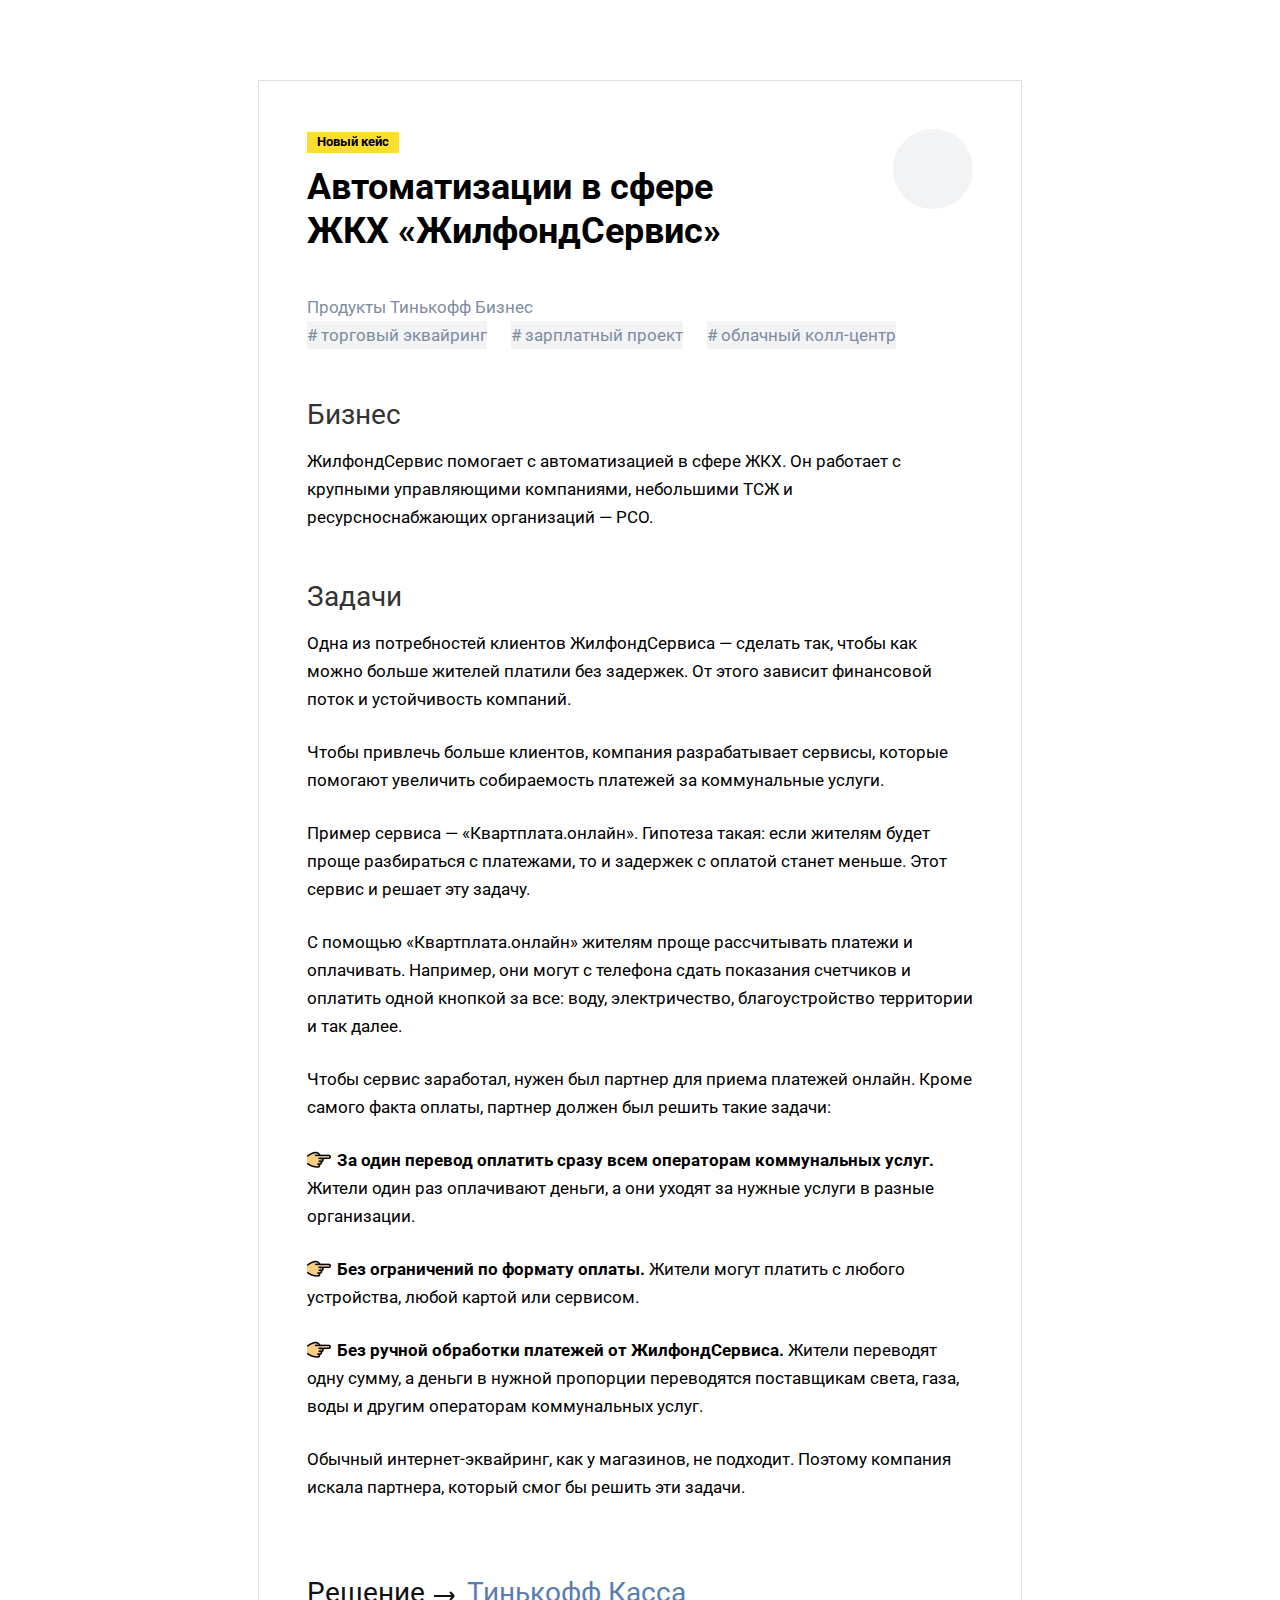
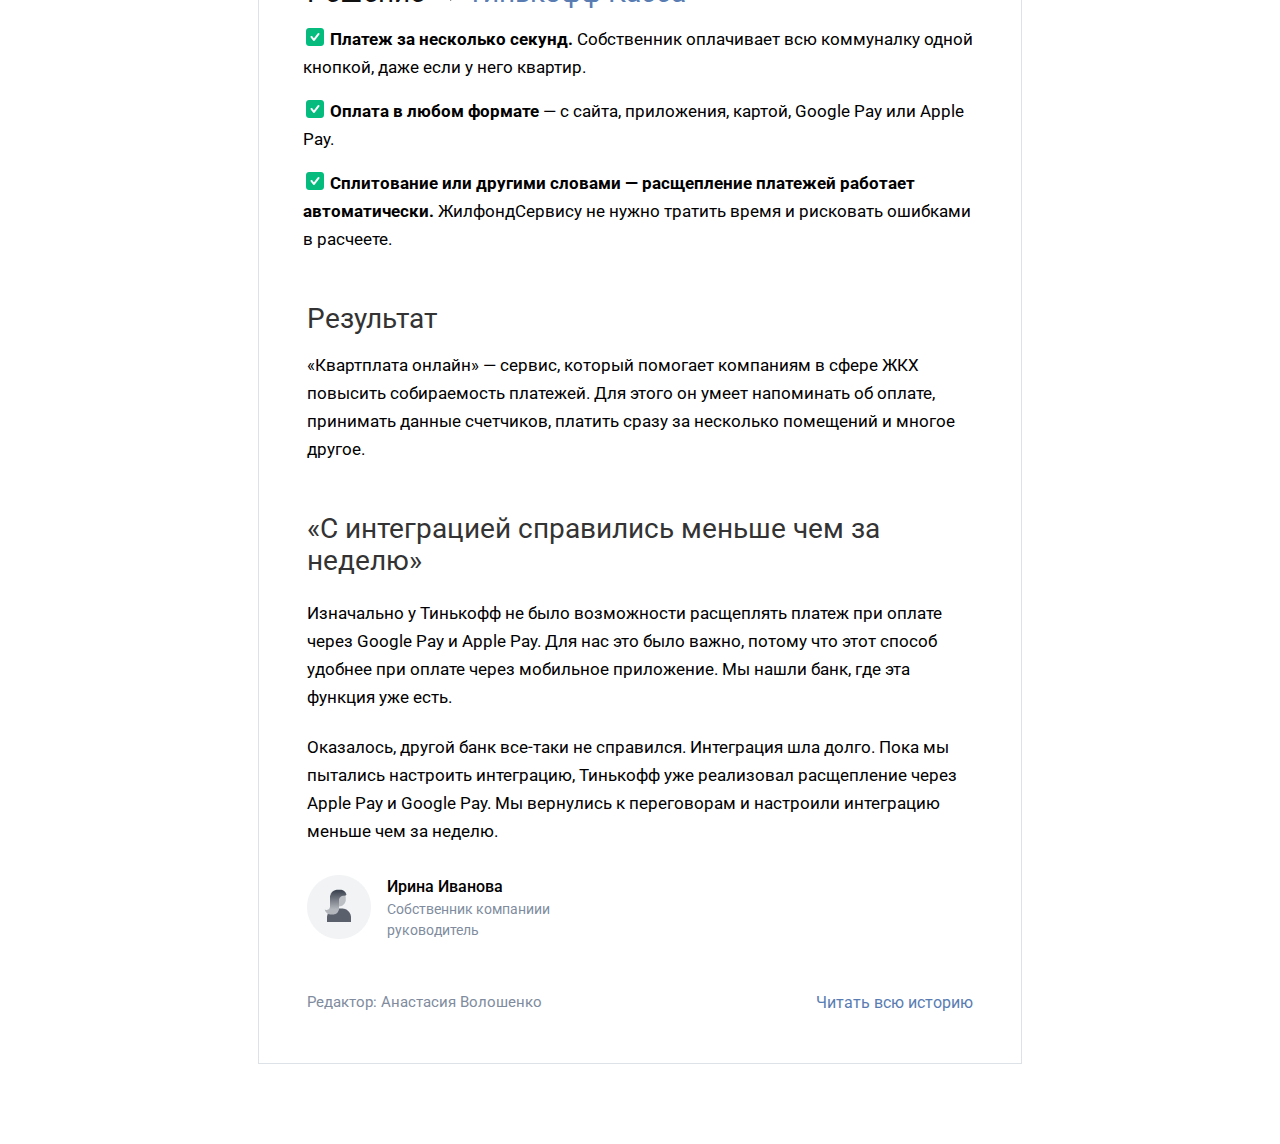
<file: index.html>
<!DOCTYPE html>
<html lang="en">
<head>
	<meta charset="UTF-8">
	<meta http-equiv="X-UA-Compatible" content="IE=edge">
	<meta name="viewport" content="width=device-width, initial-scale=1.0">
	<link rel="stylesheet" href="css/style.min.css?_v=20230522185514">
	<title>Главная</title>
</head>

<body>
	<div class='container'>

		<div class='container-inner'>

			<head class='head'>
				<div class='head__top'>
					<div class='head__info'>
						<span class='head__shield'>Новый кейс</span>
						<h1 class='head__title'>Автоматизации в сфере ЖКХ «ЖилфондСервис»</h1>
					</div>
					<img class='head__top-img' src='./img/ava-top.png'></img>
				</div>
				<div class='head__tags'>
					<div>
						<p class='head__subtitle'>Продукты Тинькофф Бизнес</p>
					</div>
					<div class='tags'>
						<span class="head__tag"># торговый эквайринг</span>
						<span class="head__tag"># зарплатный проект</span>
						<span class="head__tag"># облачный колл-центр</span>
					</div>
				</div>
			</head>

			<section class="business">
				<h2 class="business__title title">Бизнес</h2>
				<p class="business_info info-paragraph">
					ЖилфондСервис помогает с автоматизацией в сфере ЖКХ. Он работает с крупными управляющими компаниями,
					небольшими
					ТСЖ и ресурсноснабжающих организаций — РСО.
				</p>
			</section>

			<section class="tasks">
				<h2 class="tasks__title title">Задачи</h2>
				<p class="tasks__info info-paragraph">
					Одна из потребностей клиентов ЖилфондСервиса — сделать так, чтобы как можно больше жителей платили без
					задержек.
					От этого зависит финансовой поток и устойчивость компаний.
				</p>
				<p class="tasks__info info-paragraph">
					Чтобы привлечь больше клиентов, компания разрабатывает сервисы, которые помогают увеличить
					собираемость платежей
					за коммунальные услуги.
				</p>
				<p class="tasks__info info-paragraph">
					Пример сервиса — «Квартплата.онлайн». Гипотеза такая: если жителям будет проще разбираться с платежами, то и
					задержек с оплатой станет меньше. Этот сервис и решает эту задачу.
				</p>
				<p class="tasks__info info-paragraph">
					C помощью «Квартплата.онлайн» жителям проще рассчитывать платежи и оплачивать. Например,
					они могут с телефона
					сдать показания счетчиков и оплатить одной кнопкой за все: воду, электричество, благоустройство территории и
					так
					далее.
				</p>
				<p class="tasks__info info-paragraph">
					Чтобы сервис заработал, нужен был партнер для приема платежей онлайн. Кроме самого факта
					оплаты, партнер должен
					был решить такие задачи:
				</p>
				<div class="tasks__info-topics info-paragraph">
					<p>
						<b>За один перевод оплатить сразу всем операторам коммунальных услуг.</b> Жители один раз оплачивают деньги,
						а они уходят за нужные услуги в разные организации.
					</p>
					<p>
						<b>Без ограничений по формату оплаты.</b> Жители могут платить с любого устройства, любой картой или
						сервисом.
					</p>
					<p>
						<b>Без ручной обработки платежей от ЖилфондСервиса.</b> Жители переводят одну сумму, а деньги в нужной
						пропорции переводятся поставщикам света, газа, воды и другим операторам коммунальных услуг.
					</p>
				</div>
				<p class="tasks__info info-paragraph">
					Обычный интернет-эквайринг, как у магазинов, не подходит. Поэтому компания искала партнера, который смог бы
					решить эти задачи.
				</p>
			</section>

			<section class="decision">
				<h2 class='decision__title title'>
					<b>Решение</b>
					<span>Тинькофф Касса</span>
				</h2>
				<ul class="decision__list info-paragraph">
					<li class="decision__item">
						<b>Платеж за несколько секунд.</b> Собственник оплачивает всю коммуналку одной кнопкой, даже если у него
						квартир.
					</li>
					<li class="decision__item">
						<b>Оплата в любом формате</b> — с сайта, приложения, картой, Google Pay или Apple Pay.
					</li>
					<li class="decision__item">
						<b> Сплитование или другими словами — расщепление платежей работает автоматически.</b> ЖилфондСервису не
						нужно
						тратить время и рисковать ошибками в расчеете.
					</li>
				</ul>
			</section>

			<section class="result">
				<h1 class="result__title title">Результат</h1>
				<p class="result__info info-paragraph">
					«Квартплата онлайн» — сервис, который помогает компаниям в сфере ЖКХ повысить собираемость платежей. Для этого
					он умеет напоминать об оплате, принимать данные счетчиков, платить сразу за несколько помещений и многое
					другое.
				</p>
			</section>

			<section class="integration">
				<h2 class="integration__title title">
					«С интеграцией справились меньше чем за неделю»
				</h2>
				<div class="integration__info info-paragraph">
					<p>
						Изначально у Тинькофф не было возможности расщеплять платеж при оплате через Google Pay и Apple Pay. Для нас
						это
						было важно, потому что этот способ удобнее при оплате через мобильное приложение. Мы нашли банк, где эта
						функция
						уже есть.
					</p>
					<p>
						Оказалось, другой банк все-таки не справился. Интеграция шла долго. Пока мы пытались настроить интеграцию,
						Тинькофф уже реализовал расщепление через Apple Pay и Google Pay. Мы вернулись к переговорам и настроили
						интеграцию меньше чем за неделю.
					</p>
				</div>
			</section>

			<section class="editor">
				<div class="editor__card">
					<div>
						<img src='./img/editor-ava.png' class="card__img" alt='avatar'></img>
					</div>
					<div class='card__info'>
						<span class="card__name">Ирина Иванова</span>
						<span class="card__post">Собственник компаниии руководитель</span>
					</div>
				</div>
				<div class="editor__info">
					<span class='info__name'>Редактор: Анастасия Волошенко</span>
					<a href="#" class='story__link'>Читать всю историю</a>
				</div>
			</section>
		</div>

	</div>
	<script src=" js/app.min.js?_v=20230522185514"></script>
</body>

</html>
</file>
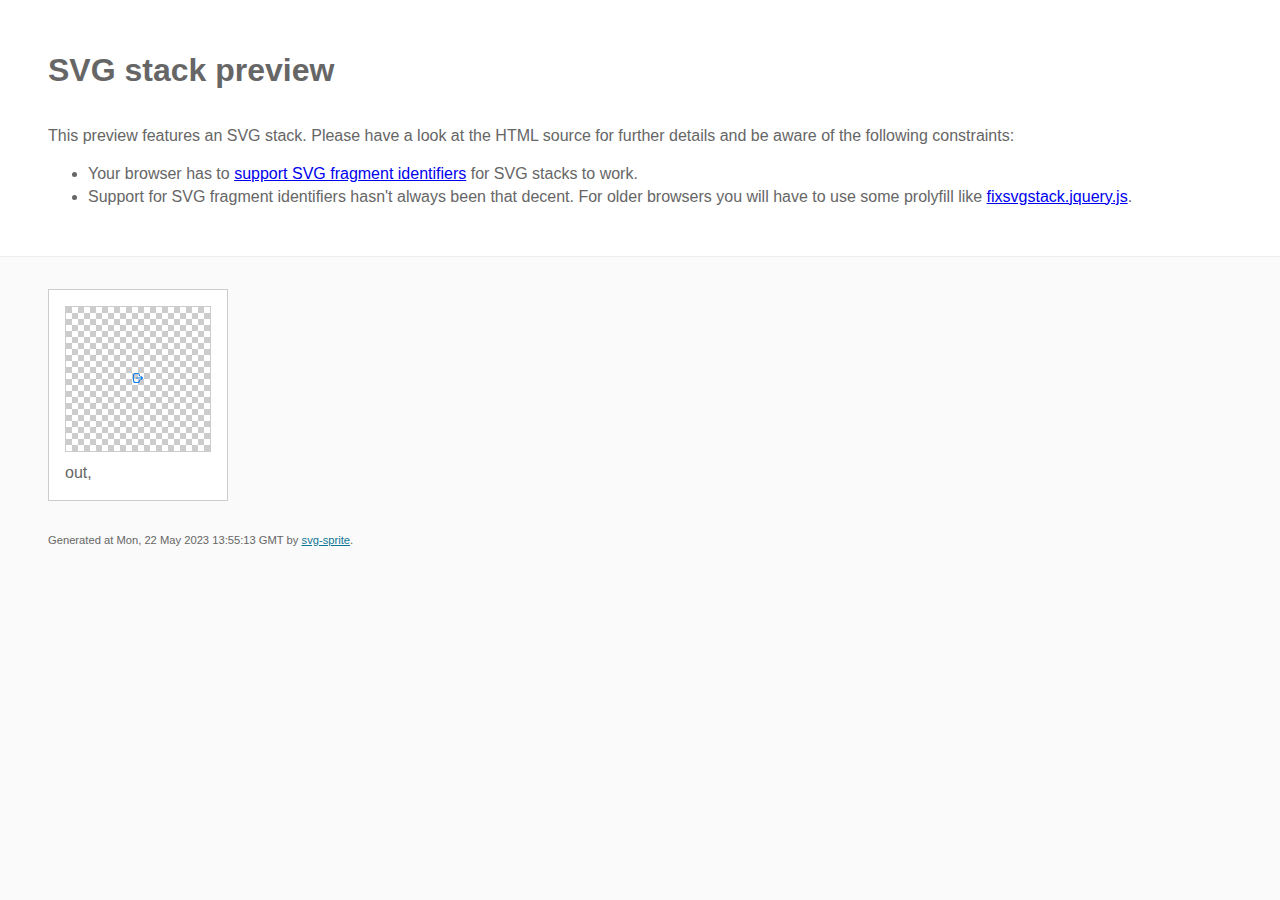
<file: img/stack/sprite.stack.html>
<!doctype html>
<html lang="en">
    <head>
        <meta charset="utf-8">
        <title>SVG stack preview | svg-sprite</title>
        <style>
            body {
                padding: 0;
                margin: 0;
                color: #666;
                background: #fafafa;
                font-family: Arial, Helvetica, sans-serif;
                font-size: 1em;
                line-height: 1.4;
            }

            header {
                display: block;
                padding: 3em 3em 2em;
                background-color: #fff;
            }

            header p {
                margin: 2em 0 0;
            }

            section {
                border-top: 1px solid #eee;
                padding: 2em 3em 0;
            }

            section ul {
                margin: 0;
                padding: 0;
            }

            section li {
                display: inline-block;
                background-color: #fff;
                position: relative;
                margin: 0 2em 2em 0;
                vertical-align: top;
                border: 1px solid #ccc;
                padding: 1em 1em 3em;
                cursor: default;
            }

            .icon-box {
                margin: 0;
                width: 144px;
                height: 144px;
                position: relative;
                background: #ccc url("data:image/svg+xml,%3Csvg xmlns='http://www.w3.org/2000/svg' width='12' height='12'%3E%3Cpath fill='%23fff' d='M6 0h6v6H6zM0 6h6v6H0z'/%3E%3C/svg%3E") top left repeat;
                border: 1px solid #ccc;
                display: table-cell;
                vertical-align: middle;
                text-align: center;
            }

            .icon {
                display: inline-block;
            }

            h1 {
                margin-top: 0;
            }

            h2 {
                margin: 0;
                padding: 0;
                font-size: 1em;
                font-weight: 400;
                white-space: nowrap;
                overflow: hidden;
                text-overflow: ellipsis;
                position: absolute;
                left: 1em;
                right: 1em;
                bottom: 1em;
            }

            footer {
                display: block;
                margin: 0;
                padding: 0 3em 3em;
            }

            footer p {
                margin: 0;
                font-size: .7em;
            }

            footer a {
                color: #0f7595;
                margin-left: 0;
            }
        </style>

<!--
Sprite shape dimensions
====================================================================================================
You will need to set the sprite shape dimensions via CSS when you use them as stack SVGs, otherwise
they would become a huge 100% in size. You may use the following dimension classes for doing so.
They might well be outsourced to an external stylesheet of course.
-->

<style>
 .svg-out-dims { width: 12px; height: 12px; }
</style>

<!--
====================================================================================================
-->

    </head>
    <body>
        <header>
            <h1>SVG stack preview</h1>
            <p>This preview features an SVG stack. Please have a look at the HTML source for further details and be aware of the following constraints:</p>
            <ul>
                <li>Your browser has to <a href="https://caniuse.com/svg-fragment" target="_blank" rel="noopener noreferrer">support SVG fragment identifiers</a> for SVG stacks to work.</li>
                <li>Support for SVG fragment identifiers hasn't always been that decent. For older browsers you will have to use some prolyfill like <a href="https://github.com/preciousforever/SVG-Stacker/blob/master/fixsvgstack.jquery.js" target="_blank" rel="noopener noreferrer">fixsvgstack.jquery.js</a>.</li>
            </ul>
        </header>
        <section>

<!--
SVG stack
====================================================================================================
These SVG images make use of fragment identifiers (IDs) to reference certain portions of the
external sprite. By default, all shapes inside the sprite are hidden by CSS. The `:target` pseudo
selector is used to show the very shape that is referenced by the fragment identifier.
-->

            <ul>

             <li title="out">
                    <div class="icon-box">
                        <img src="../icons/icons.svg#out" class="svg-out-dims" alt="out">
                    </div>
                    <h2>out, </h2>
                </li>
         </ul>

<!--
====================================================================================================
-->

        </section>
        <footer>
            <p>Generated at Mon, 22 May 2023 13:55:13 GMT by <a href="https://github.com/svg-sprite/svg-sprite" target="_blank" rel="noopener noreferrer">svg-sprite</a>.</p>
        </footer>
    </body>
</html>
</file>
<file: css/style.min.css>
@import url(https://fonts.googleapis.com/css?family=Roboto:100,100italic,300,300italic,regular,italic,500,500italic,700,700italic,900,900italic);/*! normalize.css v8.0.1 | MIT License | github.com/necolas/normalize.css */html{line-height:1.15;-webkit-text-size-adjust:100%}body{margin:0}main{display:block}h1{font-size:2em;margin:.67em 0}hr{-webkit-box-sizing:content-box;box-sizing:content-box;height:0;overflow:visible}pre{font-family:monospace,monospace;font-size:1em}a{background-color:transparent}abbr[title]{border-bottom:none;text-decoration:underline;-webkit-text-decoration:underline dotted;text-decoration:underline dotted}b,strong{font-weight:bolder}code,kbd,samp{font-family:monospace,monospace;font-size:1em}small{font-size:80%}sub,sup{font-size:75%;line-height:0;position:relative;vertical-align:baseline}sub{bottom:-.25em}sup{top:-.5em}img{border-style:none}button,input,optgroup,select,textarea{font-family:inherit;font-size:100%;line-height:1.15;margin:0}button,input{overflow:visible}button,select{text-transform:none}[type=button],[type=reset],[type=submit],button{-webkit-appearance:button}[type=button]::-moz-focus-inner,[type=reset]::-moz-focus-inner,[type=submit]::-moz-focus-inner,button::-moz-focus-inner{border-style:none;padding:0}[type=button]:-moz-focusring,[type=reset]:-moz-focusring,[type=submit]:-moz-focusring,button:-moz-focusring{outline:1px dotted ButtonText}fieldset{padding:.35em .75em .625em}legend{-webkit-box-sizing:border-box;box-sizing:border-box;color:inherit;display:table;max-width:100%;padding:0;white-space:normal}progress{vertical-align:baseline}textarea{overflow:auto}[type=checkbox],[type=radio]{-webkit-box-sizing:border-box;box-sizing:border-box;padding:0}[type=number]::-webkit-inner-spin-button,[type=number]::-webkit-outer-spin-button{height:auto}[type=search]{-webkit-appearance:textfield;outline-offset:-2px}[type=search]::-webkit-search-decoration{-webkit-appearance:none}::-webkit-file-upload-button{-webkit-appearance:button;font:inherit}details{display:block}summary{display:list-item}template{display:none}[hidden]{display:none}*,::after,::before{-webkit-box-sizing:border-box;box-sizing:border-box}blockquote,body,dd,dl,figure,h1,h2,h3,h4,p{margin:0}ol[role=list],ul[role=list]{list-style:none}html:focus-within{scroll-behavior:smooth}body{min-height:100vh;text-rendering:optimizeSpeed;line-height:1.5}ul{list-style:none;padding:0;margin:0}a:not([class]){-webkit-text-decoration-skip:ink;text-decoration-skip-ink:auto}img,picture{max-width:100%;display:block}button,input,select,textarea{font:inherit}body{font-family:Roboto,sans-serif}.container{max-width:784px;width:100%;margin:0 auto;padding:0 10px}.title{font-weight:400;font-size:28px;line-height:32px;color:#333}.info-paragraph{font-weight:400;font-size:17px;line-height:28px}.container{margin:80px auto}.container .container-inner{border:1px solid #dce2e8;padding:48px}.container .head__top{display:-webkit-box;display:-ms-flexbox;display:flex;-webkit-box-pack:justify;-ms-flex-pack:justify;justify-content:space-between}.container .head__top-img{background:#f1f3f5;width:80px;height:80px;border-radius:50%}.container .head__shield{cursor:pointer;background:#ffdd2d;padding:2px 10px 4px;font-weight:700;font-size:13px}.container .head__title{margin:12px 0 40px 0;max-width:496px;width:100%;font-size:36px;line-height:44px}.container .head__tags{font-weight:400;font-size:17px;line-height:28px;color:#808c9e;display:-webkit-box;display:-ms-flexbox;display:flex;-webkit-box-orient:vertical;-webkit-box-direction:normal;-ms-flex-direction:column;flex-direction:column}.container .head__tag{cursor:pointer;background-color:#f1f3f5}.container .head__tag:not(:last-child){margin-right:12px}.container .tags{display:-webkit-box;display:-ms-flexbox;display:flex;-ms-flex-wrap:wrap;flex-wrap:wrap;gap:12px}.container .business{margin-top:50px}.container .business .business__title{margin-bottom:16px}.container .tasks{margin-top:50px}.container .tasks__title{margin-bottom:16px}.container .tasks__info+.tasks__info{padding-top:25px}.container .tasks__info-topics{margin-bottom:25px}.container .tasks__info-topics p{padding-top:25px}.container .tasks__info-topics p b{padding-left:30px;position:relative}.no-webp .container .tasks__info-topics p b::before{background:url(../img/finger.png)}.container .tasks__info-topics p b::before{-webkit-transform:rotate(90deg);-ms-transform:rotate(90deg);transform:rotate(90deg);position:absolute;content:"";left:0;top:-2px;width:24px;height:24px}.container .decision{margin-top:76px}.container .decision__title{position:relative;margin-bottom:16px;font-weight:400;color:#111}.container .decision__title b{font-weight:400;padding-right:36px}.container .decision__title::after{position:absolute;left:127px;top:14px;content:"";width:22px;height:10px;background:url(../img/Vector-decisions.svg)}.container .decision__title span{color:#597db3;cursor:pointer}.container .decision__list{margin-left:-4px}.container .decision__list .decision__item{position:relative}.container .decision__list .decision__item b{margin-left:27px}.container .decision__list .decision__item:not(:last-child){margin-bottom:16px}.no-webp .container .decision__list .decision__item::before{background:url(../img/icon-checkmark.png)}.container .decision__list .decision__item::before{position:absolute;content:"";width:24px;height:24px;top:0;left:0}.container .result{margin-top:50px}.container .result__title{margin-bottom:16px}.container .integration{margin-top:50px}.container .integration__title{margin-bottom:16px}.container .integration__info p{margin:22px 0}.container .editor{margin-top:30px}.container .editor__card{display:-webkit-box;display:-ms-flexbox;display:flex;gap:16px}.container .editor .card__info{display:-webkit-box;display:-ms-flexbox;display:flex;-webkit-box-orient:vertical;-webkit-box-direction:normal;-ms-flex-direction:column;flex-direction:column;max-width:208px;width:100%}.container .editor .card__name{font-weight:500}.container .editor .card__post{color:#808c9e;font-size:14px}.container .editor__info{margin-top:50px;display:-webkit-box;display:-ms-flexbox;display:flex;-webkit-box-pack:justify;-ms-flex-pack:justify;justify-content:space-between}.container .editor .info__name{font-size:15px;color:#808c9e}.container .editor .story__link{color:#597db3;text-decoration:none}@media (max-width:767.98px){body .container{padding:50px 48px}body .container .title{font-size:21px}body .container .info-paragraph{font-size:15px}body .container .head__top .head__info .head__title{font-size:24px;margin-bottom:28px;line-height:28px}body .container .head__subtitle{margin-bottom:8px}body .container .head__tags .head__subtitle{font-size:15px}body .container .head__tags .head__tag{font-size:15px}body .container .head__info{padding-right:30px}body .container .decision{margin-top:50px}body .container .decision__title::after{left:99px}body .container .business .business__title,body .container .decision__title,body .container .integration__title,body .container .result__title,body .container .tasks__title{margin-bottom:12px}.editor__info{-webkit-box-orient:vertical;-webkit-box-direction:normal;-ms-flex-direction:column;flex-direction:column}.editor__info .info__name{padding:8px 0}}@media (max-width:514.98px){body .container{padding:27px}body .container .container-inner{padding:27px}body .container .container-inner .head__top{-webkit-box-orient:vertical;-webkit-box-direction:normal;-ms-flex-direction:column;flex-direction:column}body .container .container-inner .head__top-img{margin:12px 0}body .container .container-inner .head__top .head__info .head__title{margin-bottom:14px}}@media (max-width:419.98px){body .container .decision__title span{display:block}}@media (max-width:359.98px){body .container{padding:24px}body .container .business{margin-top:40px}body .container .result,body .container .tasks{margin-top:36px}body .container .decision__title{margin-bottom:17px}body .container .editor__info{margin-top:36px}body .container .editor .info__name{font-size:13.5px}}@media (prefers-reduced-motion:reduce){html:focus-within{scroll-behavior:auto}*,::after,::before{-webkit-animation-duration:0s!important;animation-duration:0s!important;-webkit-animation-iteration-count:1!important;animation-iteration-count:1!important;-webkit-transition-duration:0s!important;-o-transition-duration:0s!important;transition-duration:0s!important;scroll-behavior:auto!important}}.webp .container .tasks__info-topics p b::before{background:url(../img/finger.webp)}.webp .container .decision__list .decision__item::before{background:url(../img/icon-checkmark.webp)}
</file>
